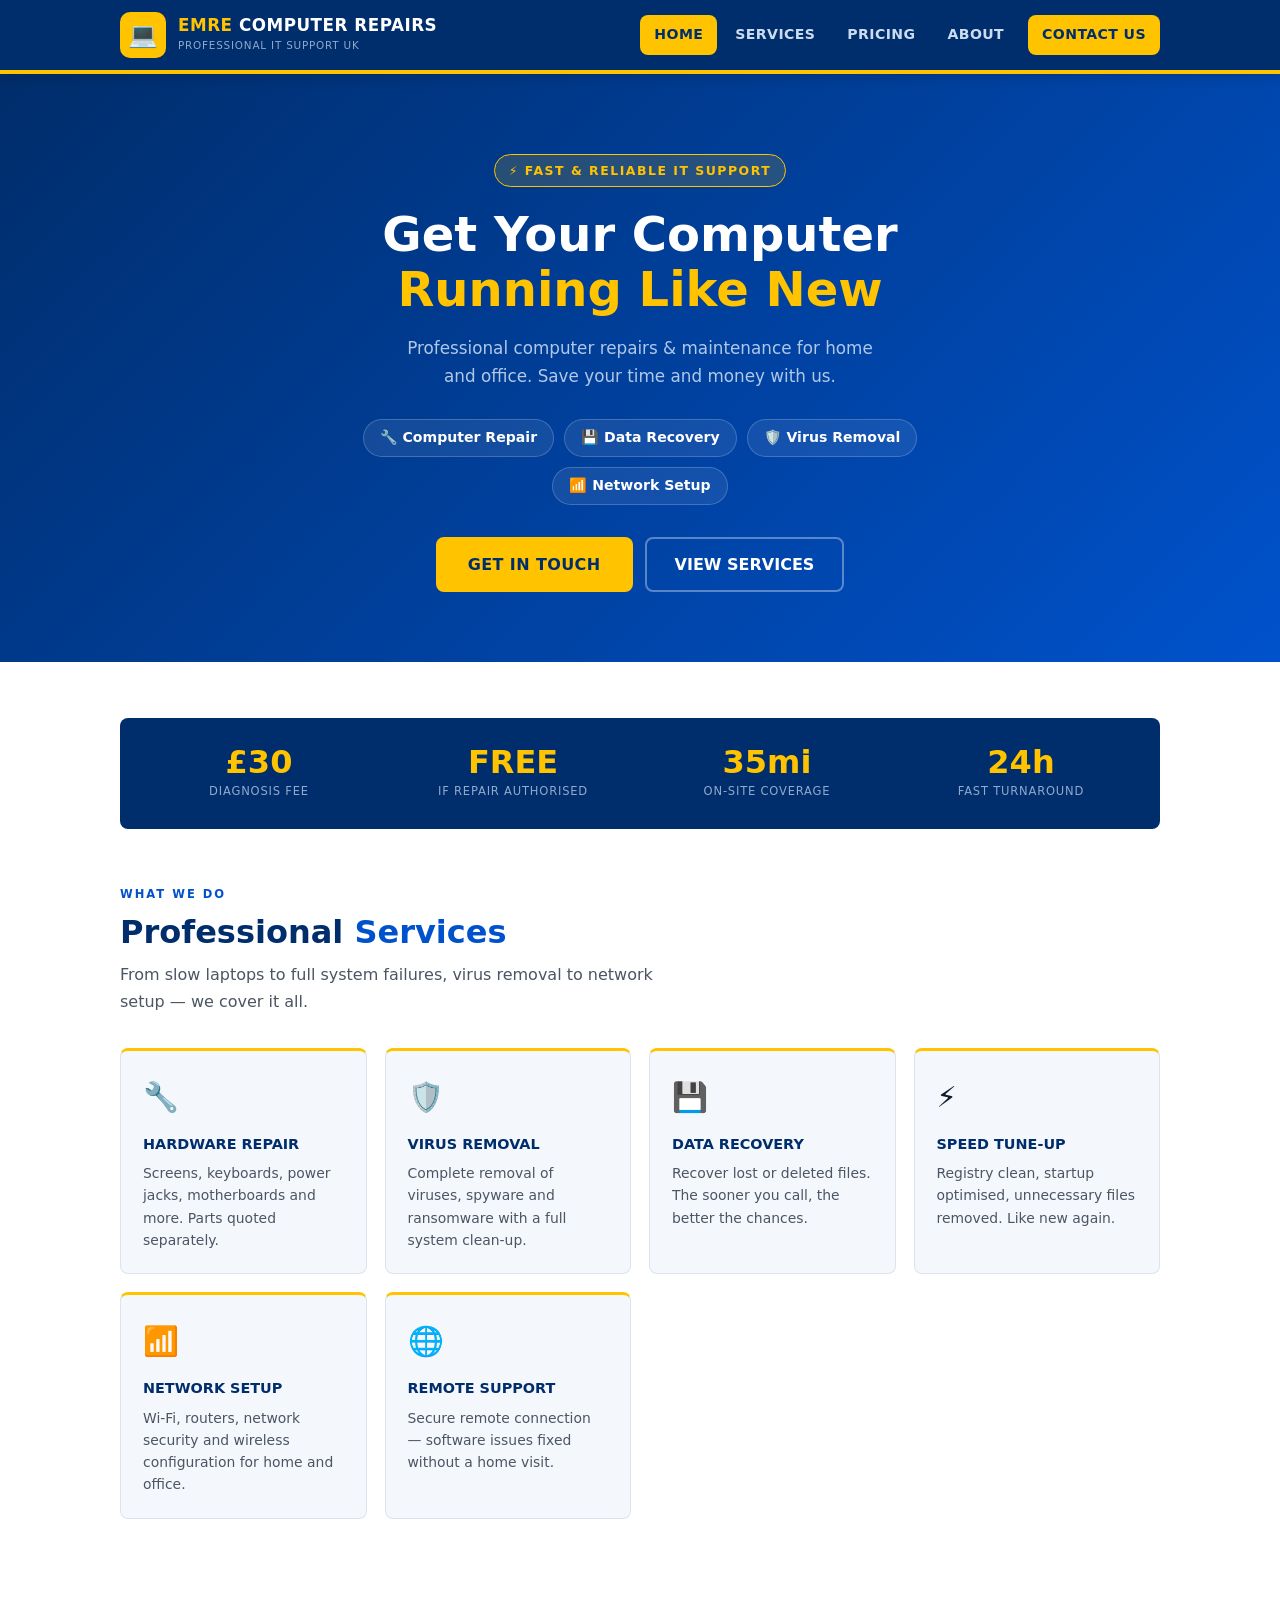
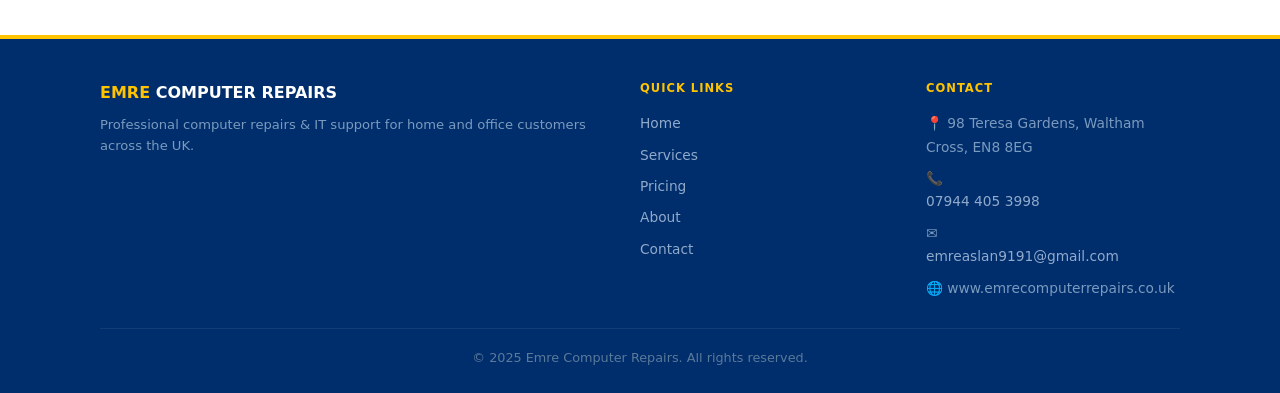
<file: index.html>
<!DOCTYPE html>
<html lang="en">
<head>
  <meta charset="UTF-8">
  <meta name="viewport" content="width=device-width, initial-scale=1.0">
  <link rel="stylesheet" href="style.css">
  <title>Emre Computer Repairs | Professional IT Support UK</title>
</head>
<body>
  <header>
    <div class="header-inner">
      <a href="index.html" class="logo">
        <div class="logo-icon">💻</div>
        <div class="logo-text">
          <strong><span>EMRE</span> COMPUTER REPAIRS</strong>
          <small>Professional IT Support UK</small>
        </div>
      </a>
      <nav class="nav-links">
        <a href="index.html" class="active">Home</a>
        <a href="services.html" >Services</a>
        <a href="pricing.html" >Pricing</a>
        <a href="about.html" >About</a>
        <a href="contact.html"  class="nav-cta">Contact Us</a>
      </nav>
      <button class="hamburger" id="hamburger" aria-label="Menu">
        <span></span><span></span><span></span>
      </button>
    </div>
    <nav class="mobile-nav" id="mobile-nav">
      <a href="index.html" class="active">Home</a>
      <a href="services.html" >Services</a>
      <a href="pricing.html" >Pricing</a>
      <a href="about.html" >About</a>
      <a href="contact.html" >Contact Us</a>
    </nav>
  </header>
  <script>
    const btn = document.getElementById("hamburger");
    const nav = document.getElementById("mobile-nav");
    btn.addEventListener("click", () => {
      btn.classList.toggle("open");
      nav.classList.toggle("open");
    });
  </script>
<section class="hero">
  <div class="hero-inner">
    <div class="hero-badge">⚡ Fast &amp; Reliable IT Support</div>
    <h2>Get Your Computer<br><span>Running Like New</span></h2>
    <p>Professional computer repairs &amp; maintenance for home and office. Save your time and money with us.</p>
    <div class="hero-pills">
      <span>🔧 Computer Repair</span>
      <span>💾 Data Recovery</span>
      <span>🛡️ Virus Removal</span>
      <span>📶 Network Setup</span>
    </div>
    <div class="hero-btns">
      <a href="contact.html" class="btn-primary">Get in Touch</a>
      <a href="services.html" class="btn-outline">View Services</a>
    </div>
  </div>
</section>
<main>
  <div class="stats">
    <div><span class="stat-num">£30</span><span class="stat-label">Diagnosis Fee</span></div>
    <div><span class="stat-num">FREE</span><span class="stat-label">If Repair Authorised</span></div>
    <div><span class="stat-num">35mi</span><span class="stat-label">On-Site Coverage</span></div>
    <div><span class="stat-num">24h</span><span class="stat-label">Fast Turnaround</span></div>
  </div>
  <section class="block">
    <p class="section-label">What We Do</p>
    <h2 class="section-title">Professional <span>Services</span></h2>
    <p class="section-sub">From slow laptops to full system failures, virus removal to network setup — we cover it all.</p>
    <div class="cards">
      <div class="card"><div class="card-icon">🔧</div><h3>Hardware Repair</h3><p>Screens, keyboards, power jacks, motherboards and more. Parts quoted separately.</p></div>
      <div class="card"><div class="card-icon">🛡️</div><h3>Virus Removal</h3><p>Complete removal of viruses, spyware and ransomware with a full system clean-up.</p></div>
      <div class="card"><div class="card-icon">💾</div><h3>Data Recovery</h3><p>Recover lost or deleted files. The sooner you call, the better the chances.</p></div>
      <div class="card"><div class="card-icon">⚡</div><h3>Speed Tune-Up</h3><p>Registry clean, startup optimised, unnecessary files removed. Like new again.</p></div>
      <div class="card"><div class="card-icon">📶</div><h3>Network Setup</h3><p>Wi-Fi, routers, network security and wireless configuration for home and office.</p></div>
      <div class="card"><div class="card-icon">🌐</div><h3>Remote Support</h3><p>Secure remote connection — software issues fixed without a home visit.</p></div>
    </div>
  </section>
</main>
  <footer>
    <div class="footer-inner">
      <div class="footer-brand">
        <strong><span>EMRE</span> COMPUTER REPAIRS</strong>
        <p>Professional computer repairs &amp; IT support for home and office customers across the UK.</p>
      </div>
      <div class="footer-col">
        <h4>Quick Links</h4>
        <a href="index.html">Home</a>
        <a href="services.html">Services</a>
        <a href="pricing.html">Pricing</a>
        <a href="about.html">About</a>
        <a href="contact.html">Contact</a>
      </div>
      <div class="footer-col">
        <h4>Contact</h4>
        <p>📍 98 Teresa Gardens, Waltham Cross, EN8 8EG</p>
        <p style="margin-top:8px;">📞 <a href="tel:07944405398">07944 405 3998</a></p>
        <p style="margin-top:8px;">✉️ <a href="mailto:emreaslan9191@gmail.com">emreaslan9191@gmail.com</a></p>
        <p style="margin-top:8px;">🌐 www.emrecomputerrepairs.co.uk</p>
      </div>
    </div>
    <div class="footer-bottom">
      &copy; 2025 Emre Computer Repairs. All rights reserved.
    </div>
  </footer>
</body>
</html>
</file>
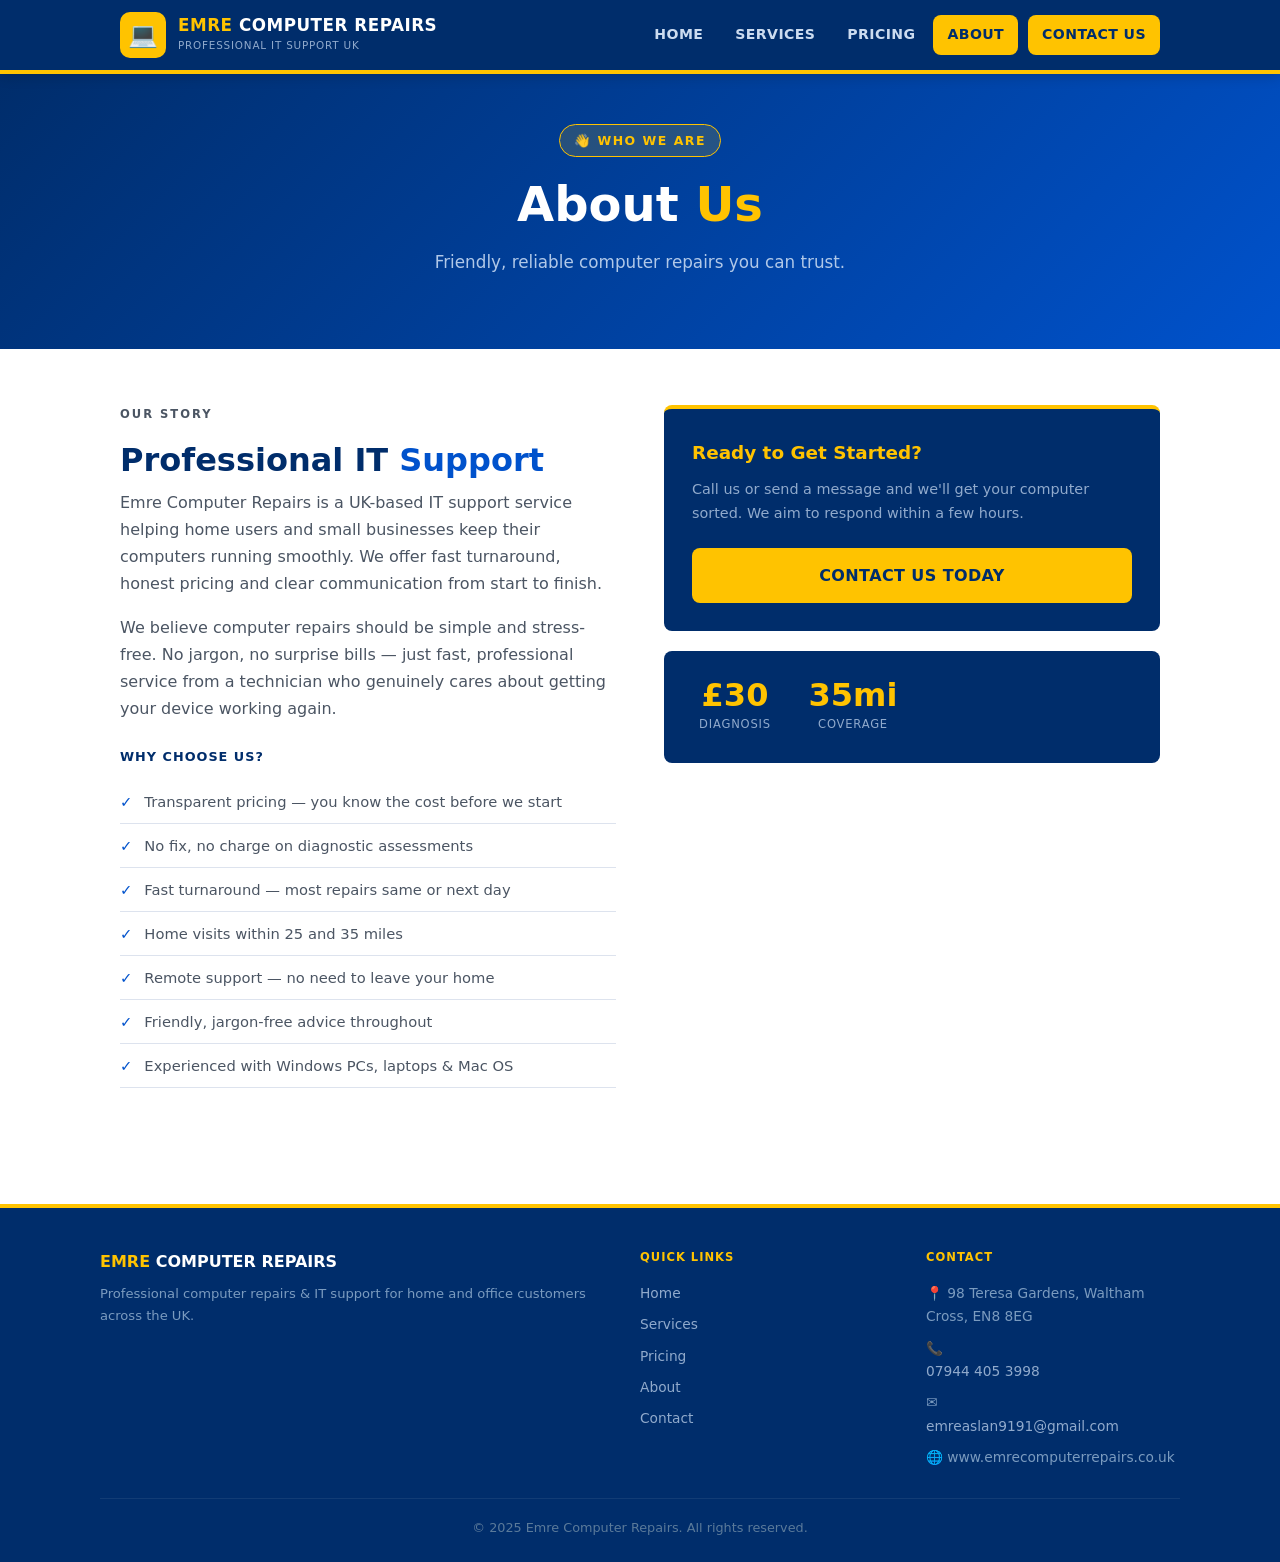
<file: about.html>
<!DOCTYPE html>
<html lang="en">
<head><meta charset="UTF-8"><meta name="viewport" content="width=device-width, initial-scale=1.0"><link rel="stylesheet" href="style.css">
  <title>About | Emre Computer Repairs</title>
</head>
<body>
  <header>
    <div class="header-inner">
      <a href="index.html" class="logo">
        <div class="logo-icon">💻</div>
        <div class="logo-text">
          <strong><span>EMRE</span> COMPUTER REPAIRS</strong>
          <small>Professional IT Support UK</small>
        </div>
      </a>
      <nav class="nav-links">
        <a href="index.html" >Home</a>
        <a href="services.html" >Services</a>
        <a href="pricing.html" >Pricing</a>
        <a href="about.html" class="active">About</a>
        <a href="contact.html"  class="nav-cta">Contact Us</a>
      </nav>
      <button class="hamburger" id="hamburger" aria-label="Menu"><span></span><span></span><span></span></button>
    </div>
    <nav class="mobile-nav" id="mobile-nav">
      <a href="index.html" >Home</a>
      <a href="services.html" >Services</a>
      <a href="pricing.html" >Pricing</a>
      <a href="about.html" class="active">About</a>
      <a href="contact.html" >Contact Us</a>
    </nav>
  </header>
  <script>document.getElementById("hamburger").addEventListener("click",function(){this.classList.toggle("open");document.getElementById("mobile-nav").classList.toggle("open");});</script>
<section class="hero" style="padding:50px 20px 44px;">
  <div class="hero-inner">
    <div class="hero-badge">👋 Who We Are</div>
    <h2>About <span>Us</span></h2>
    <p>Friendly, reliable computer repairs you can trust.</p>
  </div>
</section>
<main>
  <section class="block">
    <div class="about-grid">
      <div class="about-text">
        <p class="section-label">Our Story</p>
        <h2 class="section-title">Professional IT <span>Support</span></h2>
        <p>Emre Computer Repairs is a UK-based IT support service helping home users and small businesses keep their computers running smoothly. We offer fast turnaround, honest pricing and clear communication from start to finish.</p>
        <p>We believe computer repairs should be simple and stress-free. No jargon, no surprise bills — just fast, professional service from a technician who genuinely cares about getting your device working again.</p>
        <h3>Why Choose Us?</h3>
        <ul class="why-list">
          <li>Transparent pricing — you know the cost before we start</li>
          <li>No fix, no charge on diagnostic assessments</li>
          <li>Fast turnaround — most repairs same or next day</li>
          <li>Home visits within 25 and 35 miles</li>
          <li>Remote support — no need to leave your home</li>
          <li>Friendly, jargon-free advice throughout</li>
          <li>Experienced with Windows PCs, laptops &amp; Mac OS</li>
        </ul>
      </div>
      <div>
        <div class="about-cta-box">
          <h3>Ready to Get Started?</h3>
          <p>Call us or send a message and we'll get your computer sorted. We aim to respond within a few hours.</p>
          <a href="contact.html" class="btn-primary">Contact Us Today</a>
        </div>
        <div class="stats" style="margin-top:20px; border-radius:8px;">
          <div><span class="stat-num">£30</span><span class="stat-label">Diagnosis</span></div>
          <div><span class="stat-num">35mi</span><span class="stat-label">Coverage</span></div>
        </div>
      </div>
    </div>
  </section>
</main>
  <footer>
    <div class="footer-inner">
      <div class="footer-brand">
        <strong><span>EMRE</span> COMPUTER REPAIRS</strong>
        <p>Professional computer repairs &amp; IT support for home and office customers across the UK.</p>
      </div>
      <div class="footer-col">
        <h4>Quick Links</h4>
        <a href="index.html">Home</a><a href="services.html">Services</a><a href="pricing.html">Pricing</a><a href="about.html">About</a><a href="contact.html">Contact</a>
      </div>
      <div class="footer-col">
        <h4>Contact</h4>
        <p>📍 98 Teresa Gardens, Waltham Cross, EN8 8EG</p>
        <p style="margin-top:8px;">📞 <a href="tel:07944405398">07944 405 3998</a></p>
        <p style="margin-top:8px;">✉️ <a href="mailto:emreaslan9191@gmail.com">emreaslan9191@gmail.com</a></p>
        <p style="margin-top:8px;">🌐 www.emrecomputerrepairs.co.uk</p>
      </div>
    </div>
    <div class="footer-bottom">&copy; 2025 Emre Computer Repairs. All rights reserved.</div>
  </footer>
</body>
</html>
</file>
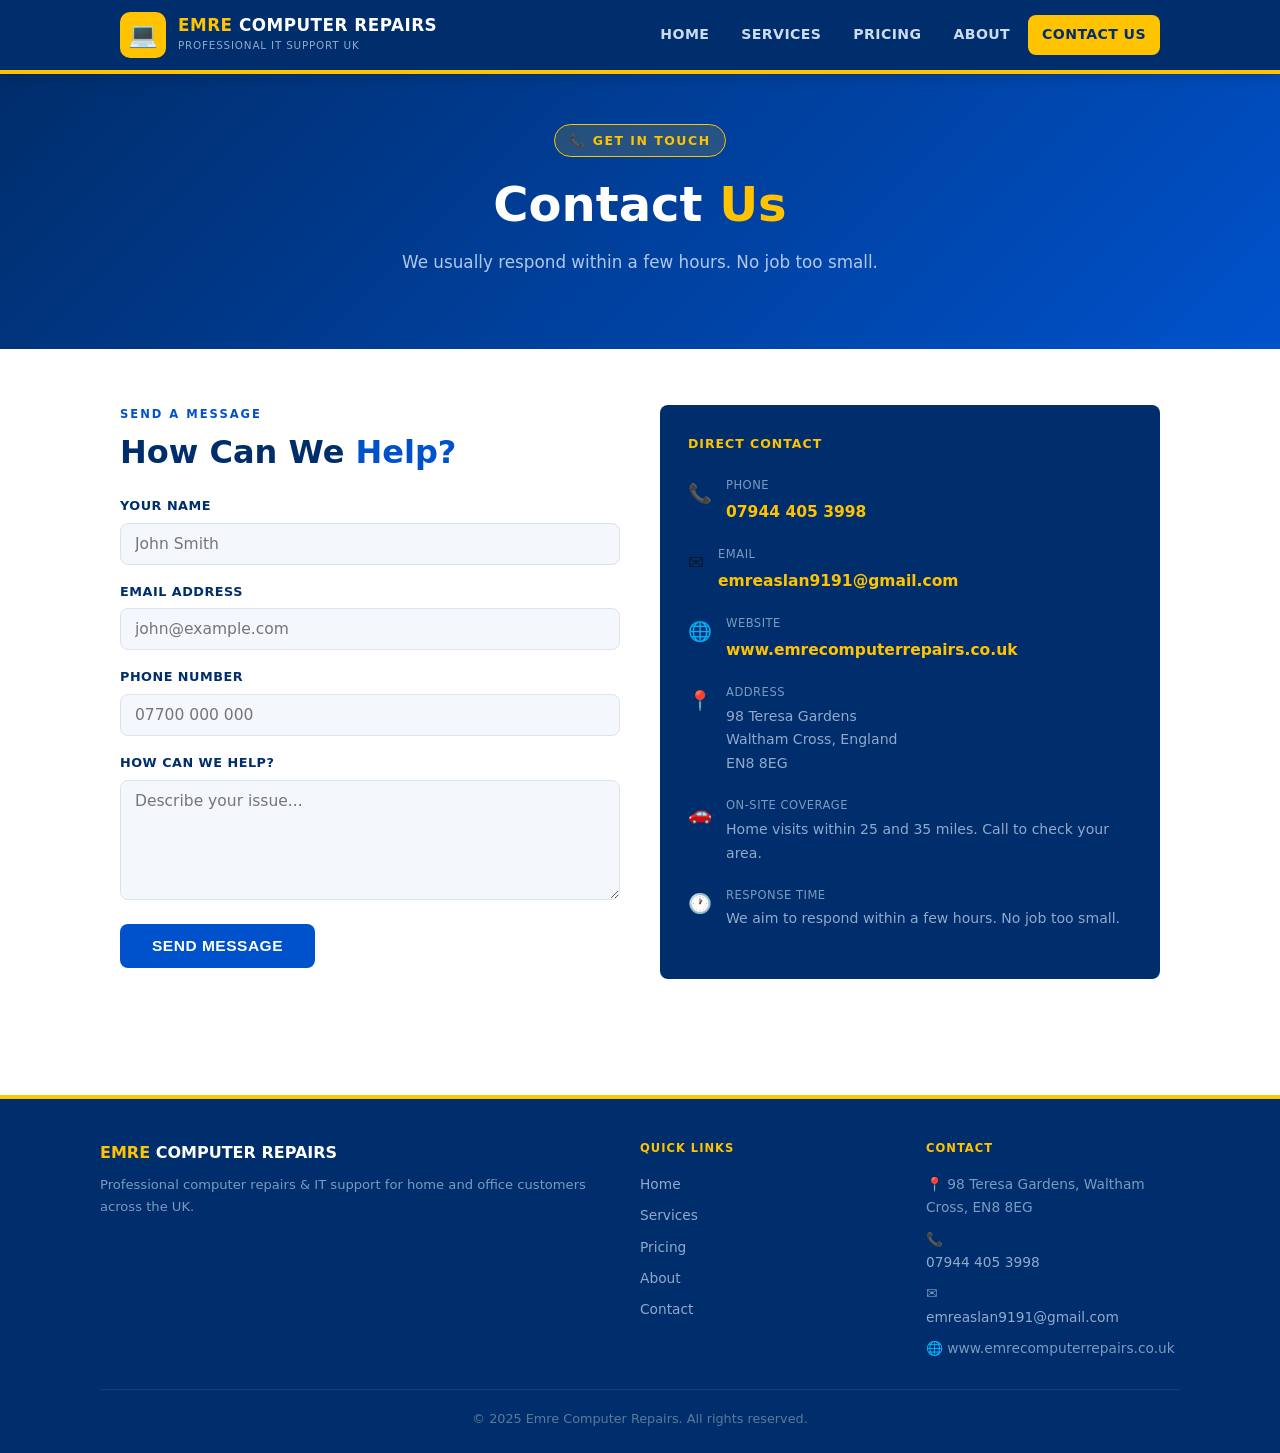
<file: contact.html>
<!DOCTYPE html>
<html lang="en">
<head><meta charset="UTF-8"><meta name="viewport" content="width=device-width, initial-scale=1.0"><link rel="stylesheet" href="style.css">
  <title>Contact | Emre Computer Repairs</title>
</head>
<body>
  <header>
    <div class="header-inner">
      <a href="index.html" class="logo">
        <div class="logo-icon">💻</div>
        <div class="logo-text">
          <strong><span>EMRE</span> COMPUTER REPAIRS</strong>
          <small>Professional IT Support UK</small>
        </div>
      </a>
      <nav class="nav-links">
        <a href="index.html" >Home</a>
        <a href="services.html" >Services</a>
        <a href="pricing.html" >Pricing</a>
        <a href="about.html" >About</a>
        <a href="contact.html" class="active" class="nav-cta">Contact Us</a>
      </nav>
      <button class="hamburger" id="hamburger" aria-label="Menu"><span></span><span></span><span></span></button>
    </div>
    <nav class="mobile-nav" id="mobile-nav">
      <a href="index.html" >Home</a>
      <a href="services.html" >Services</a>
      <a href="pricing.html" >Pricing</a>
      <a href="about.html" >About</a>
      <a href="contact.html" class="active">Contact Us</a>
    </nav>
  </header>
  <script>document.getElementById("hamburger").addEventListener("click",function(){this.classList.toggle("open");document.getElementById("mobile-nav").classList.toggle("open");});</script>
<section class="hero" style="padding:50px 20px 44px;">
  <div class="hero-inner">
    <div class="hero-badge">📞 Get in Touch</div>
    <h2>Contact <span>Us</span></h2>
    <p>We usually respond within a few hours. No job too small.</p>
  </div>
</section>
<main>
  <section class="block">
    <div class="contact-grid">
      <div>
        <p class="section-label">Send a Message</p>
        <h2 class="section-title" style="margin-bottom:24px;">How Can We <span>Help?</span></h2>
        <form class="contact-form" action="mailto:emreaslan9191@gmail.com" method="get">
          <div class="form-group"><label for="name">Your Name</label><input type="text" id="name" name="name" placeholder="John Smith" required></div>
          <div class="form-group"><label for="email">Email Address</label><input type="email" id="email" name="email" placeholder="john@example.com" required></div>
          <div class="form-group"><label for="phone">Phone Number</label><input type="tel" id="phone" name="phone" placeholder="07700 000 000"></div>
          <div class="form-group"><label for="message">How Can We Help?</label><textarea id="message" name="body" placeholder="Describe your issue..."></textarea></div>
          <button type="submit" class="btn-submit">Send Message</button>
        </form>
      </div>
      <div class="contact-info-box">
        <h3>Direct Contact</h3>
        <div class="info-row">
          <span class="icon">📞</span>
          <div><div class="info-label">Phone</div><a href="tel:07944405398">07944 405 3998</a></div>
        </div>
        <div class="info-row">
          <span class="icon">✉️</span>
          <div><div class="info-label">Email</div><a href="mailto:emreaslan9191@gmail.com">emreaslan9191@gmail.com</a></div>
        </div>
        <div class="info-row">
          <span class="icon">🌐</span>
          <div><div class="info-label">Website</div><a href="https://www.emrecomputerrepairs.co.uk">www.emrecomputerrepairs.co.uk</a></div>
        </div>
        <div class="info-row">
          <span class="icon">📍</span>
          <div><div class="info-label">Address</div><p style="color:#90aacc;font-size:0.88rem;">98 Teresa Gardens<br>Waltham Cross, England<br>EN8 8EG</p></div>
        </div>
        <div class="info-row">
          <span class="icon">🚗</span>
          <div><div class="info-label">On-Site Coverage</div><p style="color:#90aacc;font-size:0.88rem;">Home visits within 25 and 35 miles. Call to check your area.</p></div>
        </div>
        <div class="info-row">
          <span class="icon">🕐</span>
          <div><div class="info-label">Response Time</div><p style="color:#90aacc;font-size:0.88rem;">We aim to respond within a few hours. No job too small.</p></div>
        </div>
      </div>
    </div>
  </section>
</main>
  <footer>
    <div class="footer-inner">
      <div class="footer-brand">
        <strong><span>EMRE</span> COMPUTER REPAIRS</strong>
        <p>Professional computer repairs &amp; IT support for home and office customers across the UK.</p>
      </div>
      <div class="footer-col">
        <h4>Quick Links</h4>
        <a href="index.html">Home</a><a href="services.html">Services</a><a href="pricing.html">Pricing</a><a href="about.html">About</a><a href="contact.html">Contact</a>
      </div>
      <div class="footer-col">
        <h4>Contact</h4>
        <p>📍 98 Teresa Gardens, Waltham Cross, EN8 8EG</p>
        <p style="margin-top:8px;">📞 <a href="tel:07944405398">07944 405 3998</a></p>
        <p style="margin-top:8px;">✉️ <a href="mailto:emreaslan9191@gmail.com">emreaslan9191@gmail.com</a></p>
        <p style="margin-top:8px;">🌐 www.emrecomputerrepairs.co.uk</p>
      </div>
    </div>
    <div class="footer-bottom">&copy; 2025 Emre Computer Repairs. All rights reserved.</div>
  </footer>
</body>
</html>
</file>
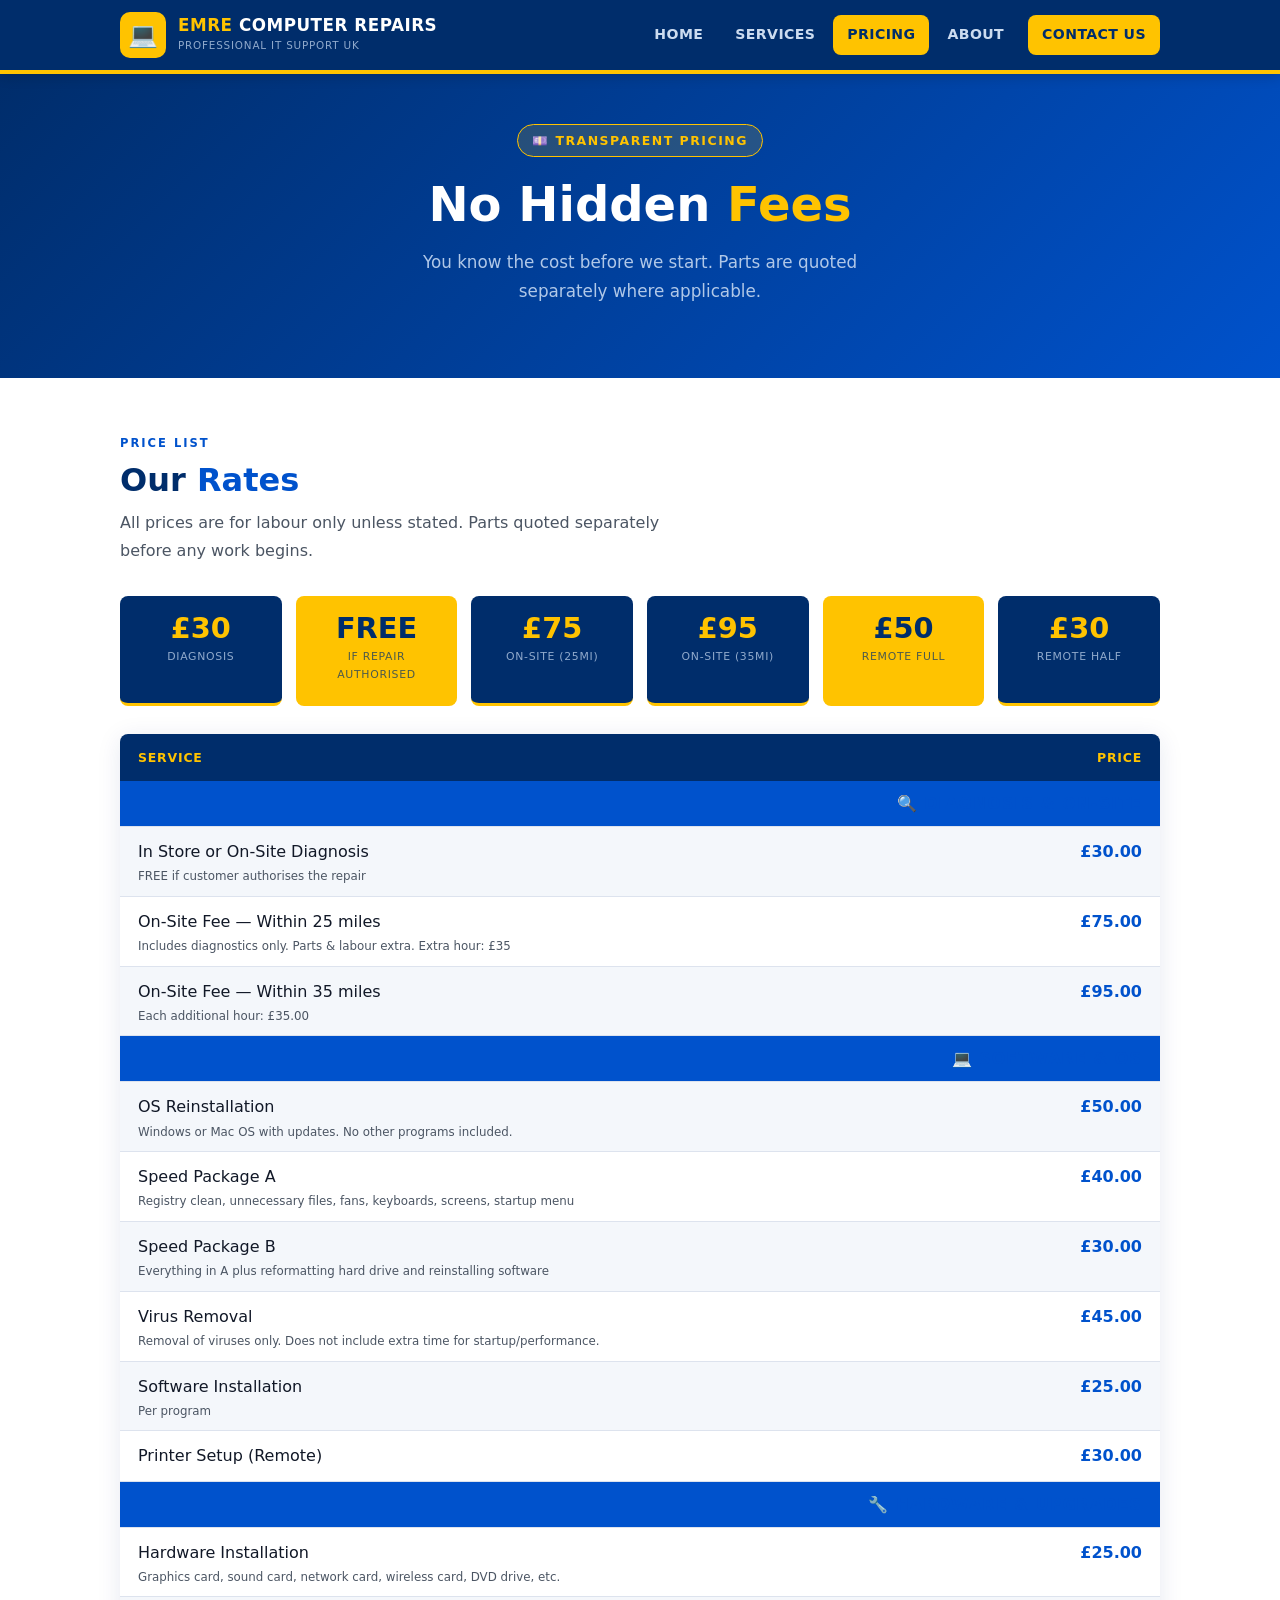
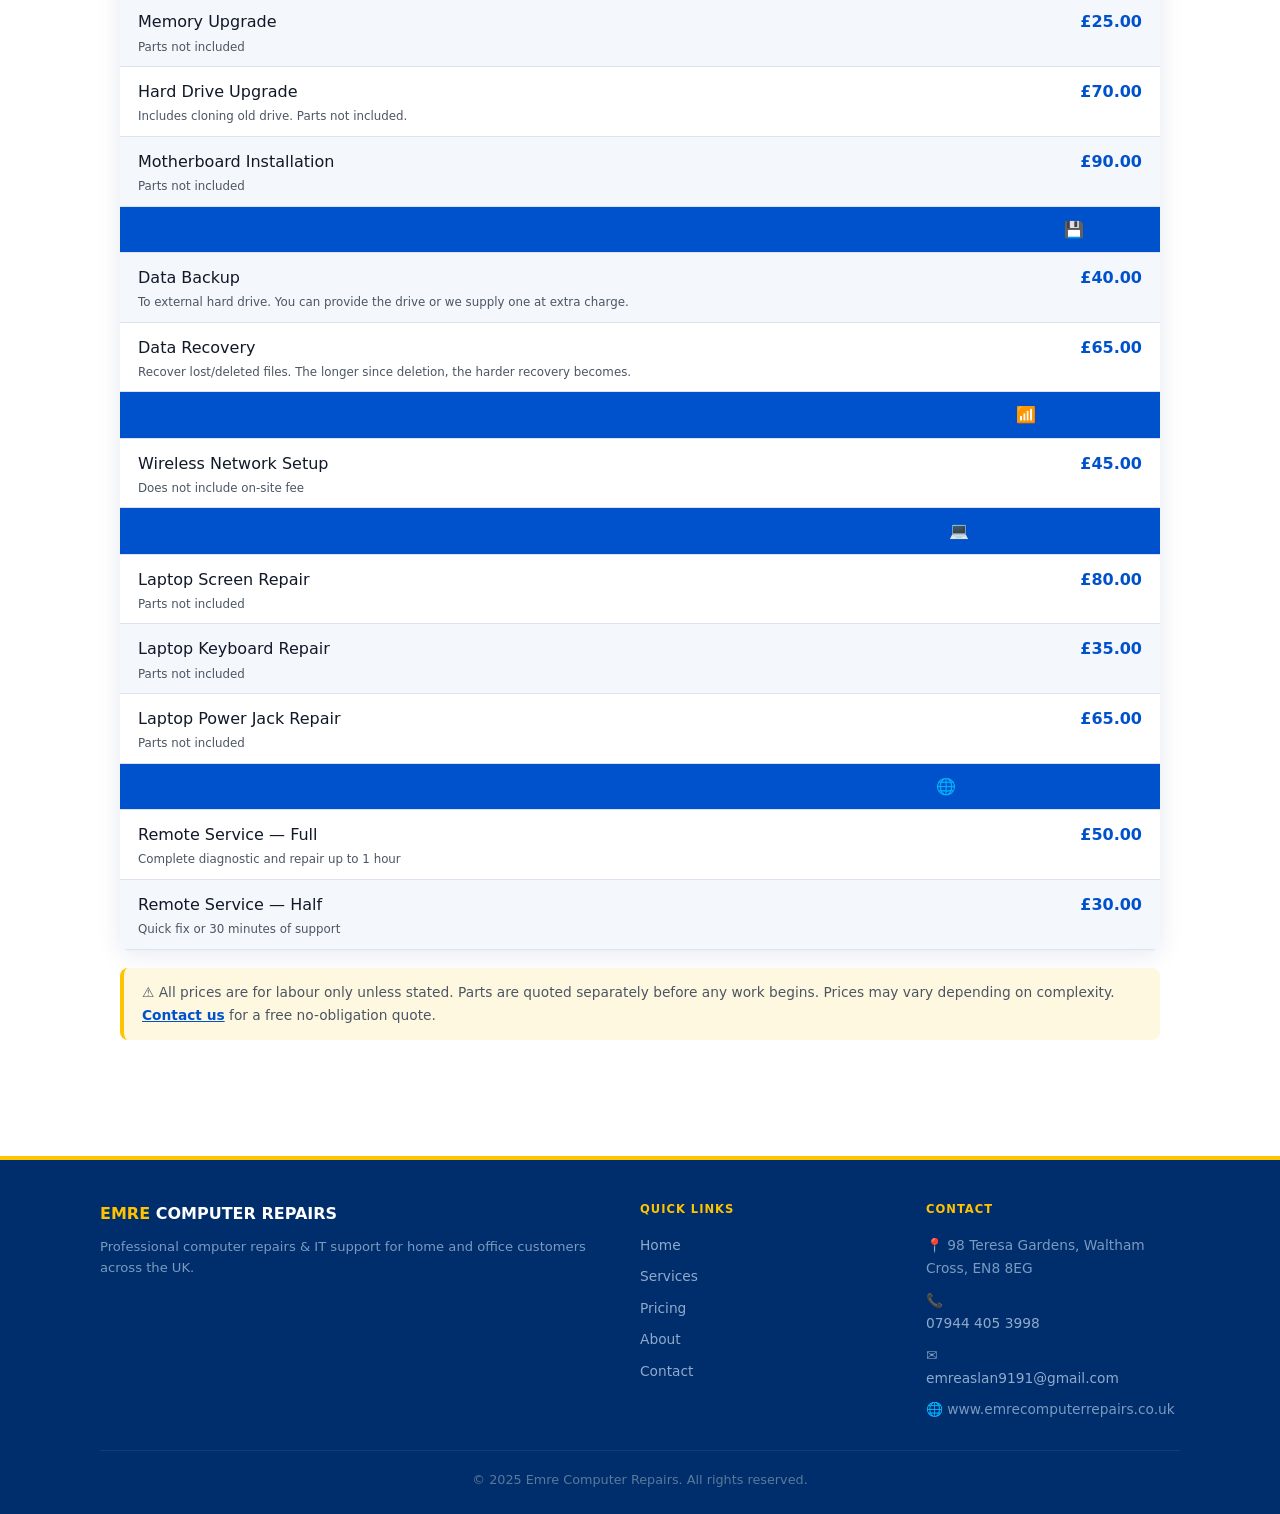
<file: pricing.html>
<!DOCTYPE html>
<html lang="en">
<head><meta charset="UTF-8"><meta name="viewport" content="width=device-width, initial-scale=1.0"><link rel="stylesheet" href="style.css">
  <title>Pricing | Emre Computer Repairs</title>
</head>
<body>
  <header>
    <div class="header-inner">
      <a href="index.html" class="logo">
        <div class="logo-icon">💻</div>
        <div class="logo-text">
          <strong><span>EMRE</span> COMPUTER REPAIRS</strong>
          <small>Professional IT Support UK</small>
        </div>
      </a>
      <nav class="nav-links">
        <a href="index.html" >Home</a><a href="services.html" >Services</a><a href="pricing.html" class="active">Pricing</a><a href="about.html" >About</a><a href="contact.html"  class="nav-cta">Contact Us</a>
      </nav>
      <button class="hamburger" id="hamburger" aria-label="Menu"><span></span><span></span><span></span></button>
    </div>
    <nav class="mobile-nav" id="mobile-nav">
      <a href="index.html" >Home</a><a href="services.html" >Services</a><a href="pricing.html" class="active">Pricing</a><a href="about.html" >About</a><a href="contact.html" >Contact Us</a>
    </nav>
  </header>
  <script>document.getElementById("hamburger").addEventListener("click",function(){this.classList.toggle("open");document.getElementById("mobile-nav").classList.toggle("open");});</script>
<section class="hero" style="padding:50px 20px 44px;">
  <div class="hero-inner">
    <div class="hero-badge">💷 Transparent Pricing</div>
    <h2>No Hidden <span>Fees</span></h2>
    <p>You know the cost before we start. Parts are quoted separately where applicable.</p>
  </div>
</section>
<main>
  <section class="block">
    <p class="section-label">Price List</p>
    <h2 class="section-title">Our <span>Rates</span></h2>
    <p class="section-sub">All prices are for labour only unless stated. Parts quoted separately before any work begins.</p>
    <div class="price-highlights">
      <div class="ph-card"><span class="ph-price">£30</span><span class="ph-label">Diagnosis</span></div>
      <div class="ph-card gold"><span class="ph-price">FREE</span><span class="ph-label">If Repair Authorised</span></div>
      <div class="ph-card"><span class="ph-price">£75</span><span class="ph-label">On-Site (25mi)</span></div>
      <div class="ph-card"><span class="ph-price">£95</span><span class="ph-label">On-Site (35mi)</span></div>
      <div class="ph-card gold"><span class="ph-price">£50</span><span class="ph-label">Remote Full</span></div>
      <div class="ph-card"><span class="ph-price">£30</span><span class="ph-label">Remote Half</span></div>
    </div>
    <table class="price-table">
      <thead><tr><th>Service</th><th>Price</th></tr></thead>
      <tbody>
        <tr class="cat-row"><td colspan="2">🔍 Diagnosis &amp; On-Site</td></tr>
        <tr><td>In Store or On-Site Diagnosis<small>FREE if customer authorises the repair</small></td><td>£30.00</td></tr>
        <tr><td>On-Site Fee — Within 25 miles<small>Includes diagnostics only. Parts &amp; labour extra. Extra hour: £35</small></td><td>£75.00</td></tr>
        <tr><td>On-Site Fee — Within 35 miles<small>Each additional hour: £35.00</small></td><td>£95.00</td></tr>
        <tr class="cat-row"><td colspan="2">💻 Software &amp; OS</td></tr>
        <tr><td>OS Reinstallation<small>Windows or Mac OS with updates. No other programs included.</small></td><td>£50.00</td></tr>
        <tr><td>Speed Package A<small>Registry clean, unnecessary files, fans, keyboards, screens, startup menu</small></td><td>£40.00</td></tr>
        <tr><td>Speed Package B<small>Everything in A plus reformatting hard drive and reinstalling software</small></td><td>£30.00</td></tr>
        <tr><td>Virus Removal<small>Removal of viruses only. Does not include extra time for startup/performance.</small></td><td>£45.00</td></tr>
        <tr><td>Software Installation<small>Per program</small></td><td>£25.00</td></tr>
        <tr><td>Printer Setup (Remote)</td><td>£30.00</td></tr>
        <tr class="cat-row"><td colspan="2">🔧 Hardware &amp; Upgrades</td></tr>
        <tr><td>Hardware Installation<small>Graphics card, sound card, network card, wireless card, DVD drive, etc.</small></td><td>£25.00</td></tr>
        <tr><td>Memory Upgrade<small>Parts not included</small></td><td>£25.00</td></tr>
        <tr><td>Hard Drive Upgrade<small>Includes cloning old drive. Parts not included.</small></td><td>£70.00</td></tr>
        <tr><td>Motherboard Installation<small>Parts not included</small></td><td>£90.00</td></tr>
        <tr class="cat-row"><td colspan="2">💾 Data</td></tr>
        <tr><td>Data Backup<small>To external hard drive. You can provide the drive or we supply one at extra charge.</small></td><td>£40.00</td></tr>
        <tr><td>Data Recovery<small>Recover lost/deleted files. The longer since deletion, the harder recovery becomes.</small></td><td>£65.00</td></tr>
        <tr class="cat-row"><td colspan="2">📶 Network</td></tr>
        <tr><td>Wireless Network Setup<small>Does not include on-site fee</small></td><td>£45.00</td></tr>
        <tr class="cat-row"><td colspan="2">💻 Laptop Repairs</td></tr>
        <tr><td>Laptop Screen Repair<small>Parts not included</small></td><td>£80.00</td></tr>
        <tr><td>Laptop Keyboard Repair<small>Parts not included</small></td><td>£35.00</td></tr>
        <tr><td>Laptop Power Jack Repair<small>Parts not included</small></td><td>£65.00</td></tr>
        <tr class="cat-row"><td colspan="2">🌐 Remote Support</td></tr>
        <tr><td>Remote Service — Full<small>Complete diagnostic and repair up to 1 hour</small></td><td>£50.00</td></tr>
        <tr><td>Remote Service — Half<small>Quick fix or 30 minutes of support</small></td><td>£30.00</td></tr>
      </tbody>
    </table>
    <p class="price-note">⚠️ All prices are for labour only unless stated. Parts are quoted separately before any work begins. Prices may vary depending on complexity. <a href="contact.html">Contact us</a> for a free no-obligation quote.</p>
  </section>
</main>
  <footer>
    <div class="footer-inner">
      <div class="footer-brand">
        <strong><span>EMRE</span> COMPUTER REPAIRS</strong>
        <p>Professional computer repairs &amp; IT support for home and office customers across the UK.</p>
      </div>
      <div class="footer-col">
        <h4>Quick Links</h4>
        <a href="index.html">Home</a><a href="services.html">Services</a><a href="pricing.html">Pricing</a><a href="about.html">About</a><a href="contact.html">Contact</a>
      </div>
      <div class="footer-col">
        <h4>Contact</h4>
        <p>📍 98 Teresa Gardens, Waltham Cross, EN8 8EG</p>
        <p style="margin-top:8px;">📞 <a href="tel:07944405398">07944 405 3998</a></p>
        <p style="margin-top:8px;">✉️ <a href="mailto:emreaslan9191@gmail.com">emreaslan9191@gmail.com</a></p>
        <p style="margin-top:8px;">🌐 www.emrecomputerrepairs.co.uk</p>
      </div>
    </div>
    <div class="footer-bottom">&copy; 2025 Emre Computer Repairs. All rights reserved.</div>
  </footer>
</body>
</html>
</file>
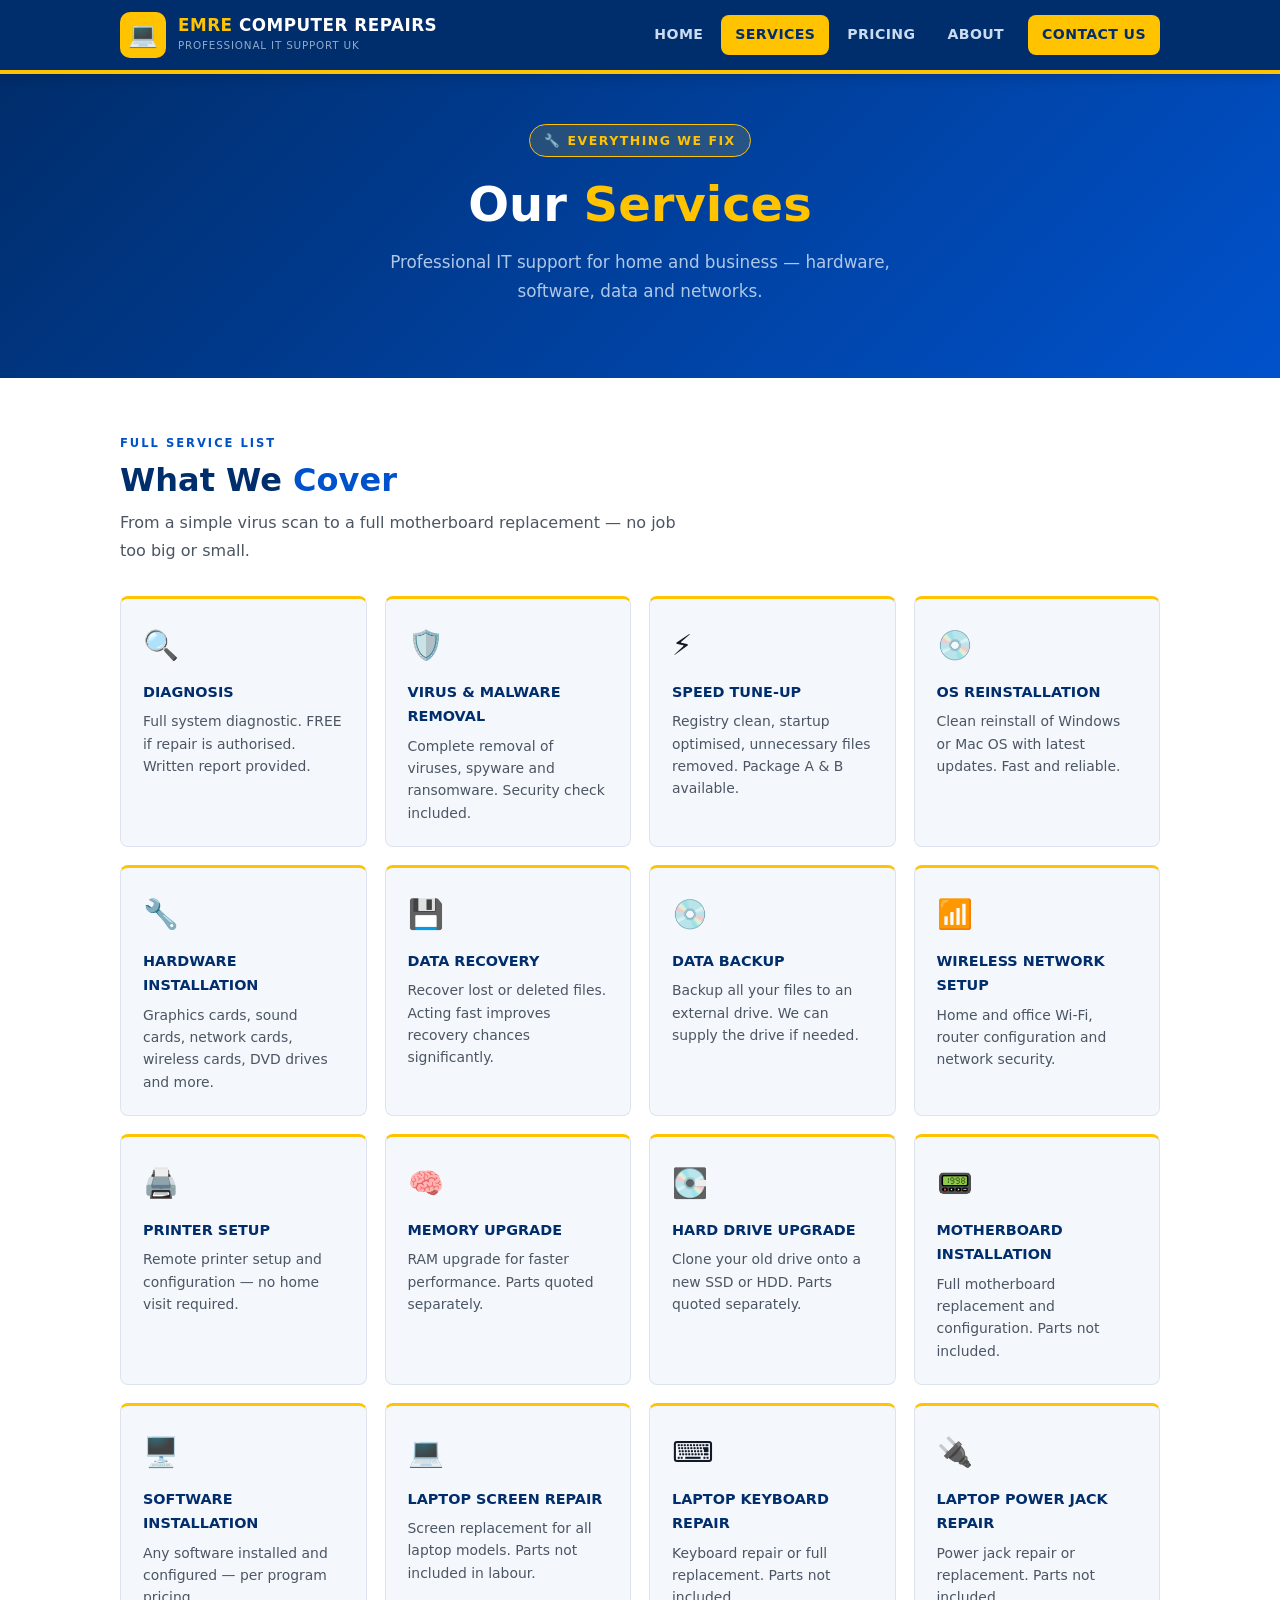
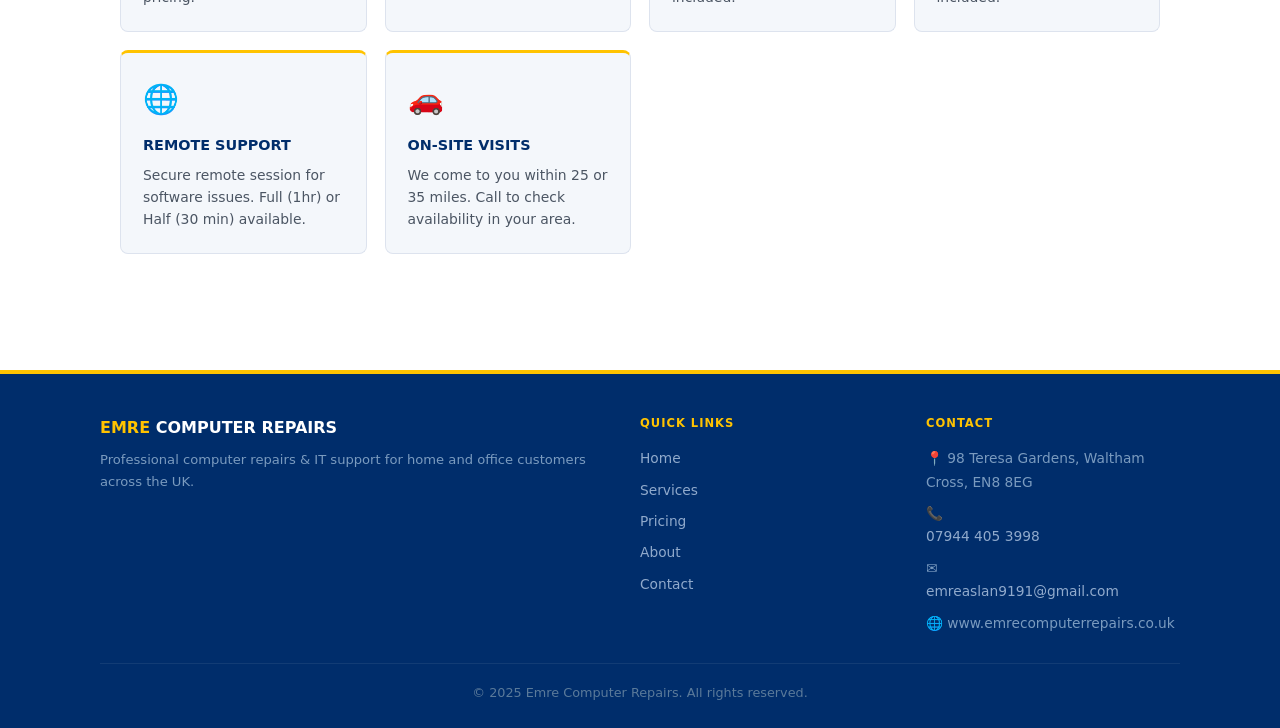
<file: services.html>
<!DOCTYPE html>
<html lang="en">
<head>
  <meta charset="UTF-8">
  <meta name="viewport" content="width=device-width, initial-scale=1.0">
  <link rel="stylesheet" href="style.css">
  <title>Services | Emre Computer Repairs</title>
</head>
<body>
  <header>
    <div class="header-inner">
      <a href="index.html" class="logo">
        <div class="logo-icon">💻</div>
        <div class="logo-text">
          <strong><span>EMRE</span> COMPUTER REPAIRS</strong>
          <small>Professional IT Support UK</small>
        </div>
      </a>
      <nav class="nav-links">
        <a href="index.html" >Home</a>
        <a href="services.html" class="active">Services</a>
        <a href="pricing.html" >Pricing</a>
        <a href="about.html" >About</a>
        <a href="contact.html"  class="nav-cta">Contact Us</a>
      </nav>
      <button class="hamburger" id="hamburger" aria-label="Menu">
        <span></span><span></span><span></span>
      </button>
    </div>
    <nav class="mobile-nav" id="mobile-nav">
      <a href="index.html" >Home</a>
      <a href="services.html" class="active">Services</a>
      <a href="pricing.html" >Pricing</a>
      <a href="about.html" >About</a>
      <a href="contact.html" >Contact Us</a>
    </nav>
  </header>
  <script>
    document.getElementById("hamburger").addEventListener("click",function(){
      this.classList.toggle("open");
      document.getElementById("mobile-nav").classList.toggle("open");
    });
  </script>
<section class="hero" style="padding:50px 20px 44px;">
  <div class="hero-inner">
    <div class="hero-badge">🔧 Everything We Fix</div>
    <h2>Our <span>Services</span></h2>
    <p>Professional IT support for home and business — hardware, software, data and networks.</p>
  </div>
</section>
<main>
  <section class="block">
    <p class="section-label">Full Service List</p>
    <h2 class="section-title">What We <span>Cover</span></h2>
    <p class="section-sub">From a simple virus scan to a full motherboard replacement — no job too big or small.</p>
    <div class="cards">
      <div class="card"><div class="card-icon">🔍</div><h3>Diagnosis</h3><p>Full system diagnostic. FREE if repair is authorised. Written report provided.</p></div>
      <div class="card"><div class="card-icon">🛡️</div><h3>Virus &amp; Malware Removal</h3><p>Complete removal of viruses, spyware and ransomware. Security check included.</p></div>
      <div class="card"><div class="card-icon">⚡</div><h3>Speed Tune-Up</h3><p>Registry clean, startup optimised, unnecessary files removed. Package A &amp; B available.</p></div>
      <div class="card"><div class="card-icon">💿</div><h3>OS Reinstallation</h3><p>Clean reinstall of Windows or Mac OS with latest updates. Fast and reliable.</p></div>
      <div class="card"><div class="card-icon">🔧</div><h3>Hardware Installation</h3><p>Graphics cards, sound cards, network cards, wireless cards, DVD drives and more.</p></div>
      <div class="card"><div class="card-icon">💾</div><h3>Data Recovery</h3><p>Recover lost or deleted files. Acting fast improves recovery chances significantly.</p></div>
      <div class="card"><div class="card-icon">💿</div><h3>Data Backup</h3><p>Backup all your files to an external drive. We can supply the drive if needed.</p></div>
      <div class="card"><div class="card-icon">📶</div><h3>Wireless Network Setup</h3><p>Home and office Wi-Fi, router configuration and network security.</p></div>
      <div class="card"><div class="card-icon">🖨️</div><h3>Printer Setup</h3><p>Remote printer setup and configuration — no home visit required.</p></div>
      <div class="card"><div class="card-icon">🧠</div><h3>Memory Upgrade</h3><p>RAM upgrade for faster performance. Parts quoted separately.</p></div>
      <div class="card"><div class="card-icon">💽</div><h3>Hard Drive Upgrade</h3><p>Clone your old drive onto a new SSD or HDD. Parts quoted separately.</p></div>
      <div class="card"><div class="card-icon">📟</div><h3>Motherboard Installation</h3><p>Full motherboard replacement and configuration. Parts not included.</p></div>
      <div class="card"><div class="card-icon">🖥️</div><h3>Software Installation</h3><p>Any software installed and configured — per program pricing.</p></div>
      <div class="card"><div class="card-icon">💻</div><h3>Laptop Screen Repair</h3><p>Screen replacement for all laptop models. Parts not included in labour.</p></div>
      <div class="card"><div class="card-icon">⌨️</div><h3>Laptop Keyboard Repair</h3><p>Keyboard repair or full replacement. Parts not included.</p></div>
      <div class="card"><div class="card-icon">🔌</div><h3>Laptop Power Jack Repair</h3><p>Power jack repair or replacement. Parts not included.</p></div>
      <div class="card"><div class="card-icon">🌐</div><h3>Remote Support</h3><p>Secure remote session for software issues. Full (1hr) or Half (30 min) available.</p></div>
      <div class="card"><div class="card-icon">🚗</div><h3>On-Site Visits</h3><p>We come to you within 25 or 35 miles. Call to check availability in your area.</p></div>
    </div>
  </section>
</main>
  <footer>
    <div class="footer-inner">
      <div class="footer-brand">
        <strong><span>EMRE</span> COMPUTER REPAIRS</strong>
        <p>Professional computer repairs &amp; IT support for home and office customers across the UK.</p>
      </div>
      <div class="footer-col">
        <h4>Quick Links</h4>
        <a href="index.html">Home</a>
        <a href="services.html">Services</a>
        <a href="pricing.html">Pricing</a>
        <a href="about.html">About</a>
        <a href="contact.html">Contact</a>
      </div>
      <div class="footer-col">
        <h4>Contact</h4>
        <p>📍 98 Teresa Gardens, Waltham Cross, EN8 8EG</p>
        <p style="margin-top:8px;">📞 <a href="tel:07944405398">07944 405 3998</a></p>
        <p style="margin-top:8px;">✉️ <a href="mailto:emreaslan9191@gmail.com">emreaslan9191@gmail.com</a></p>
        <p style="margin-top:8px;">🌐 www.emrecomputerrepairs.co.uk</p>
      </div>
    </div>
    <div class="footer-bottom">&copy; 2025 Emre Computer Repairs. All rights reserved.</div>
  </footer>
</body>
</html>
</file>
<file: style.css>
/* ===== RESET & TOKENS ===== */
:root {
  --blue:    #0052CC;
  --dark:    #002D6B;
  --yellow:  #FFC300;
  --white:   #FFFFFF;
  --offwhite:#F4F7FB;
  --text:    #111827;
  --muted:   #4B5563;
  --border:  #DDE3EE;
  --radius:  8px;
  --shadow:  0 4px 24px rgba(0,40,120,0.10);
  --max-w:   1080px;
}
*, *::before, *::after { box-sizing: border-box; margin: 0; padding: 0; }
html { scroll-behavior: smooth; }
body { font-family: "Segoe UI", system-ui, Arial, sans-serif; font-size: 16px; line-height: 1.7; color: var(--text); background: var(--white); }
a { color: inherit; }

/* ===== HEADER ===== */
header {
  background: var(--dark);
  border-bottom: 4px solid var(--yellow);
  position: sticky; top: 0; z-index: 100;
  box-shadow: 0 2px 12px rgba(0,0,0,0.18);
}
.header-inner {
  max-width: var(--max-w);
  margin: 0 auto;
  padding: 0 20px;
  height: 70px;
  display: flex;
  align-items: center;
  gap: 16px;
}

/* LOGO */
.logo {
  display: flex;
  align-items: center;
  gap: 12px;
  text-decoration: none;
  flex-shrink: 0;
}
.logo-icon {
  width: 46px; height: 46px;
  background: var(--yellow);
  border-radius: 10px;
  display: flex; align-items: center; justify-content: center;
  font-size: 1.5rem;
  flex-shrink: 0;
}
.logo-text { line-height: 1.15; }
.logo-text strong {
  display: block;
  font-size: 1.05rem;
  font-weight: 900;
  color: var(--white);
  text-transform: uppercase;
  letter-spacing: 0.5px;
}
.logo-text strong span { color: var(--yellow); }
.logo-text small {
  font-size: 0.65rem;
  color: #90aacc;
  text-transform: uppercase;
  letter-spacing: 0.8px;
}

/* ===== DESKTOP NAV — visible by default, hidden on mobile ===== */
.nav-links {
  display: flex;
  align-items: center;
  gap: 4px;
  margin-left: auto;
}
.nav-links a {
  color: #ccdcf0;
  text-decoration: none;
  font-weight: 600;
  font-size: 0.88rem;
  padding: 8px 14px;
  border-radius: var(--radius);
  text-transform: uppercase;
  letter-spacing: 0.4px;
  transition: background 0.18s, color 0.18s;
  white-space: nowrap;
}
.nav-links a:hover, .nav-links a.active { background: var(--yellow); color: var(--dark); }
.nav-cta { background: var(--yellow) !important; color: var(--dark) !important; font-weight: 800 !important; margin-left: 6px; }

/* ===== HAMBURGER — hidden on desktop ===== */
.hamburger {
  display: none;
  margin-left: auto;
  background: none;
  border: 2px solid rgba(255,255,255,0.3);
  border-radius: var(--radius);
  cursor: pointer;
  padding: 8px 10px;
  flex-direction: column;
  gap: 5px;
  flex-shrink: 0;
}
.hamburger span {
  display: block;
  width: 22px; height: 2px;
  background: var(--white);
  border-radius: 2px;
  transition: all 0.28s ease;
}
.hamburger.open span:nth-child(1) { transform: translateY(7px) rotate(45deg); }
.hamburger.open span:nth-child(2) { opacity: 0; transform: scaleX(0); }
.hamburger.open span:nth-child(3) { transform: translateY(-7px) rotate(-45deg); }

/* ===== MOBILE DRAWER — hidden by default ===== */
.mobile-nav {
  display: none;
  flex-direction: column;
  background: var(--dark);
  border-top: 1px solid rgba(255,255,255,0.08);
  padding: 8px 20px 20px;
}
.mobile-nav.open { display: flex; }
.mobile-nav a {
  color: #ccdcf0;
  text-decoration: none;
  font-weight: 600;
  font-size: 1rem;
  padding: 14px 0;
  border-bottom: 1px solid rgba(255,255,255,0.07);
  text-transform: uppercase;
  letter-spacing: 0.5px;
  transition: color 0.18s, padding-left 0.18s;
}
.mobile-nav a:hover, .mobile-nav a.active { color: var(--yellow); padding-left: 6px; }
.mobile-nav a:last-child { border-bottom: none; }

/* ===== HERO ===== */
.hero {
  background: linear-gradient(135deg, var(--dark) 0%, var(--blue) 100%);
  color: var(--white);
  padding: 80px 20px 70px;
  text-align: center;
}
.hero-inner { max-width: 680px; margin: 0 auto; }
.hero-badge {
  display: inline-block;
  background: rgba(255,195,0,0.15);
  border: 1px solid var(--yellow);
  color: var(--yellow);
  font-size: 0.78rem;
  font-weight: 700;
  text-transform: uppercase;
  letter-spacing: 1.5px;
  padding: 5px 14px;
  border-radius: 30px;
  margin-bottom: 20px;
}
.hero h2 {
  font-size: clamp(1.9rem, 5vw, 3rem);
  font-weight: 900;
  line-height: 1.15;
  margin-bottom: 16px;
}
.hero h2 span { color: var(--yellow); }
.hero p { font-size: 1.05rem; color: #b0c8e8; max-width: 500px; margin: 0 auto 28px; }
.hero-pills {
  display: flex;
  justify-content: center;
  flex-wrap: wrap;
  gap: 10px;
  margin-bottom: 32px;
}
.hero-pills span {
  background: rgba(255,255,255,0.08);
  border: 1px solid rgba(255,255,255,0.2);
  color: var(--white);
  padding: 6px 16px;
  border-radius: 30px;
  font-size: 0.88rem;
  font-weight: 600;
}
.hero-btns { display: flex; gap: 12px; justify-content: center; flex-wrap: wrap; }
.btn-primary {
  background: var(--yellow); color: var(--dark); font-weight: 800;
  padding: 14px 32px; border-radius: var(--radius);
  text-decoration: none; font-size: 1rem;
  text-transform: uppercase; letter-spacing: 0.4px;
  transition: opacity 0.2s, transform 0.2s; display: inline-block;
}
.btn-primary:hover { opacity: 0.88; transform: translateY(-1px); }
.btn-outline {
  border: 2px solid rgba(255,255,255,0.35); color: var(--white); font-weight: 700;
  padding: 12px 28px; border-radius: var(--radius);
  text-decoration: none; font-size: 1rem;
  text-transform: uppercase; transition: all 0.2s; display: inline-block;
}
.btn-outline:hover { border-color: var(--yellow); background: rgba(255,195,0,0.08); }

/* ===== MAIN ===== */
main { max-width: var(--max-w); margin: 0 auto; padding: 56px 20px; }
section.block { margin-bottom: 60px; }
.section-label { font-size: 0.72rem; font-weight: 700; text-transform: uppercase; letter-spacing: 2px; color: var(--blue); margin-bottom: 8px; }
.section-title { font-size: clamp(1.4rem, 3vw, 2rem); font-weight: 900; color: var(--dark); margin-bottom: 10px; line-height: 1.2; }
.section-title span { color: var(--blue); }
.section-sub { color: var(--muted); max-width: 560px; margin-bottom: 32px; }

/* STATS */
.stats {
  background: var(--dark); border-radius: var(--radius);
  padding: 28px 20px;
  display: grid; grid-template-columns: repeat(4, 1fr);
  gap: 16px; text-align: center; margin-bottom: 56px;
}
.stat-num { font-size: 2rem; font-weight: 900; color: var(--yellow); display: block; line-height: 1; }
.stat-label { font-size: 0.72rem; color: #90aacc; text-transform: uppercase; letter-spacing: 0.8px; margin-top: 4px; display: block; }

/* CARDS */
.cards { display: grid; grid-template-columns: repeat(auto-fit, minmax(240px, 1fr)); gap: 18px; }
.card {
  background: var(--offwhite); border: 1px solid var(--border);
  border-radius: var(--radius); padding: 22px;
  border-top: 3px solid var(--yellow);
  transition: transform 0.18s, box-shadow 0.18s;
}
.card:hover { transform: translateY(-4px); box-shadow: var(--shadow); }
.card-icon { font-size: 1.8rem; margin-bottom: 10px; }
.card h3 { font-size: 0.9rem; font-weight: 800; text-transform: uppercase; color: var(--dark); margin-bottom: 6px; }
.card p { color: var(--muted); font-size: 0.87rem; line-height: 1.6; }

/* PRICING */
.price-highlights {
  display: grid;
  grid-template-columns: repeat(auto-fit, minmax(130px, 1fr));
  gap: 14px; margin-bottom: 28px;
}
.ph-card { background: var(--dark); border-radius: var(--radius); padding: 18px 14px; text-align: center; border-bottom: 3px solid var(--yellow); }
.ph-card.gold { background: var(--yellow); }
.ph-price { font-size: 1.8rem; font-weight: 900; color: var(--yellow); display: block; line-height: 1; }
.ph-card.gold .ph-price { color: var(--dark); }
.ph-label { font-size: 0.68rem; text-transform: uppercase; letter-spacing: 0.7px; color: #90aacc; margin-top: 5px; display: block; }
.ph-card.gold .ph-label { color: rgba(0,45,107,0.7); }

.price-table { width: 100%; border-collapse: collapse; border-radius: var(--radius); overflow: hidden; box-shadow: var(--shadow); }
.price-table thead tr { background: var(--dark); }
.price-table thead th { padding: 13px 18px; text-align: left; font-size: 0.78rem; text-transform: uppercase; letter-spacing: 0.8px; color: var(--yellow); font-weight: 700; }
.price-table thead th:last-child { text-align: right; }
.price-table .cat-row td { background: var(--blue); color: var(--white); font-weight: 800; font-size: 0.76rem; text-transform: uppercase; letter-spacing: 1px; padding: 9px 18px; }
.price-table tbody tr:nth-child(even):not(.cat-row) { background: var(--offwhite); }
.price-table tbody tr:not(.cat-row):hover { background: #e4edf8; }
.price-table td { padding: 11px 18px; border-bottom: 1px solid var(--border); vertical-align: top; }
.price-table td:last-child { text-align: right; font-weight: 900; color: var(--blue); font-size: 1rem; white-space: nowrap; }
.price-table td small { display: block; color: var(--muted); font-size: 0.74rem; font-weight: 400; margin-top: 3px; line-height: 1.4; }
.price-note { margin-top: 18px; background: #fff8e0; border-left: 4px solid var(--yellow); padding: 13px 18px; border-radius: var(--radius); font-size: 0.86rem; color: var(--muted); }
.price-note a { color: var(--blue); font-weight: 600; }

/* CONTACT */
.contact-grid { display: grid; grid-template-columns: 1fr 1fr; gap: 40px; align-items: start; }
.form-group { margin-bottom: 16px; }
.form-group label { display: block; font-weight: 700; font-size: 0.8rem; text-transform: uppercase; letter-spacing: 0.5px; color: var(--dark); margin-bottom: 6px; }
.form-group input, .form-group textarea { width: 100%; padding: 11px 14px; border: 1.5px solid var(--border); border-radius: var(--radius); font-size: 0.97rem; font-family: inherit; background: var(--offwhite); transition: border-color 0.18s, box-shadow 0.18s; }
.form-group input:focus, .form-group textarea:focus { outline: none; border-color: var(--blue); box-shadow: 0 0 0 3px rgba(0,82,204,0.1); }
.form-group textarea { height: 120px; resize: vertical; }
.btn-submit { background: var(--blue); color: var(--white); border: none; padding: 13px 32px; font-size: 0.97rem; font-weight: 800; text-transform: uppercase; letter-spacing: 0.5px; border-radius: var(--radius); cursor: pointer; transition: background 0.18s; }
.btn-submit:hover { background: var(--dark); }
.contact-info-box { background: var(--dark); border-radius: var(--radius); padding: 28px; }
.contact-info-box h3 { color: var(--yellow); font-size: 0.78rem; text-transform: uppercase; letter-spacing: 1px; margin-bottom: 22px; font-weight: 800; }
.info-row { display: flex; gap: 14px; margin-bottom: 20px; align-items: flex-start; }
.info-row .icon { font-size: 1.2rem; margin-top: 2px; flex-shrink: 0; }
.info-label { font-size: 0.72rem; color: #7a9bbf; text-transform: uppercase; letter-spacing: 0.5px; margin-bottom: 2px; }
.info-row a { color: var(--yellow); text-decoration: none; font-weight: 700; font-size: 0.97rem; }
.info-row a:hover { text-decoration: underline; }
.info-row p { color: #90aacc; font-size: 0.87rem; }

/* ABOUT */
.about-grid { display: grid; grid-template-columns: 1fr 1fr; gap: 48px; align-items: start; }
.about-text p { color: var(--muted); margin-bottom: 16px; }
.about-text h3 { font-size: 0.8rem; font-weight: 800; text-transform: uppercase; letter-spacing: 1px; color: var(--dark); margin: 24px 0 12px; }
.why-list { list-style: none; }
.why-list li { padding: 9px 0; border-bottom: 1px solid var(--border); display: flex; gap: 12px; color: var(--muted); font-size: 0.92rem; }
.why-list li::before { content: "✓"; color: var(--blue); font-weight: 900; flex-shrink: 0; }
.about-cta-box { background: var(--dark); border-radius: var(--radius); padding: 28px; border-top: 4px solid var(--yellow); }
.about-cta-box h3 { color: var(--yellow); font-size: 1.15rem; font-weight: 900; margin-bottom: 10px; }
.about-cta-box p { color: #90aacc; font-size: 0.9rem; margin-bottom: 22px; line-height: 1.65; }
.about-cta-box .btn-primary { display: block; text-align: center; }

/* ===== FOOTER ===== */
footer { background: var(--dark); border-top: 4px solid var(--yellow); padding: 40px 20px 24px; }
.footer-inner { max-width: var(--max-w); margin: 0 auto; display: grid; grid-template-columns: 2fr 1fr 1fr; gap: 32px; margin-bottom: 28px; }
.footer-brand strong { display: block; font-size: 1rem; font-weight: 900; color: var(--white); text-transform: uppercase; margin-bottom: 8px; }
.footer-brand strong span { color: var(--yellow); }
.footer-brand p { font-size: 0.82rem; color: #7a9bbf; line-height: 1.65; }
.footer-col h4 { font-size: 0.72rem; font-weight: 800; text-transform: uppercase; letter-spacing: 1px; color: var(--yellow); margin-bottom: 14px; }
.footer-col a { display: block; color: #90aacc; text-decoration: none; font-size: 0.86rem; margin-bottom: 8px; transition: color 0.18s; }
.footer-col a:hover { color: var(--yellow); }
.footer-col p { color: #7a9bbf; font-size: 0.86rem; line-height: 1.7; }
.footer-bottom { border-top: 1px solid rgba(255,255,255,0.07); padding-top: 18px; text-align: center; color: #5a7a9a; font-size: 0.8rem; max-width: var(--max-w); margin: 0 auto; }

/* ===== RESPONSIVE ===== */
@media (max-width: 768px) {
  /* Hide desktop nav, show hamburger */
  .nav-links { display: none !important; }
  .hamburger { display: flex !important; }

  .hero { padding: 52px 16px 44px; }
  main { padding: 36px 16px; }
  .stats { grid-template-columns: repeat(2, 1fr); }
  .contact-grid { grid-template-columns: 1fr; }
  .about-grid { grid-template-columns: 1fr; }
  .footer-inner { grid-template-columns: 1fr; gap: 24px; }
  .price-table td, .price-table th { padding: 9px 10px; font-size: 0.82rem; }
  .price-highlights { grid-template-columns: repeat(3, 1fr); }
}

@media (max-width: 480px) {
  .logo-text small { display: none; }
  .header-inner { height: 60px; }
  .hero h2 { font-size: 1.7rem; }
  .stats { grid-template-columns: repeat(2, 1fr); gap: 12px; }
  .price-highlights { grid-template-columns: repeat(2, 1fr); }
}
</file>
